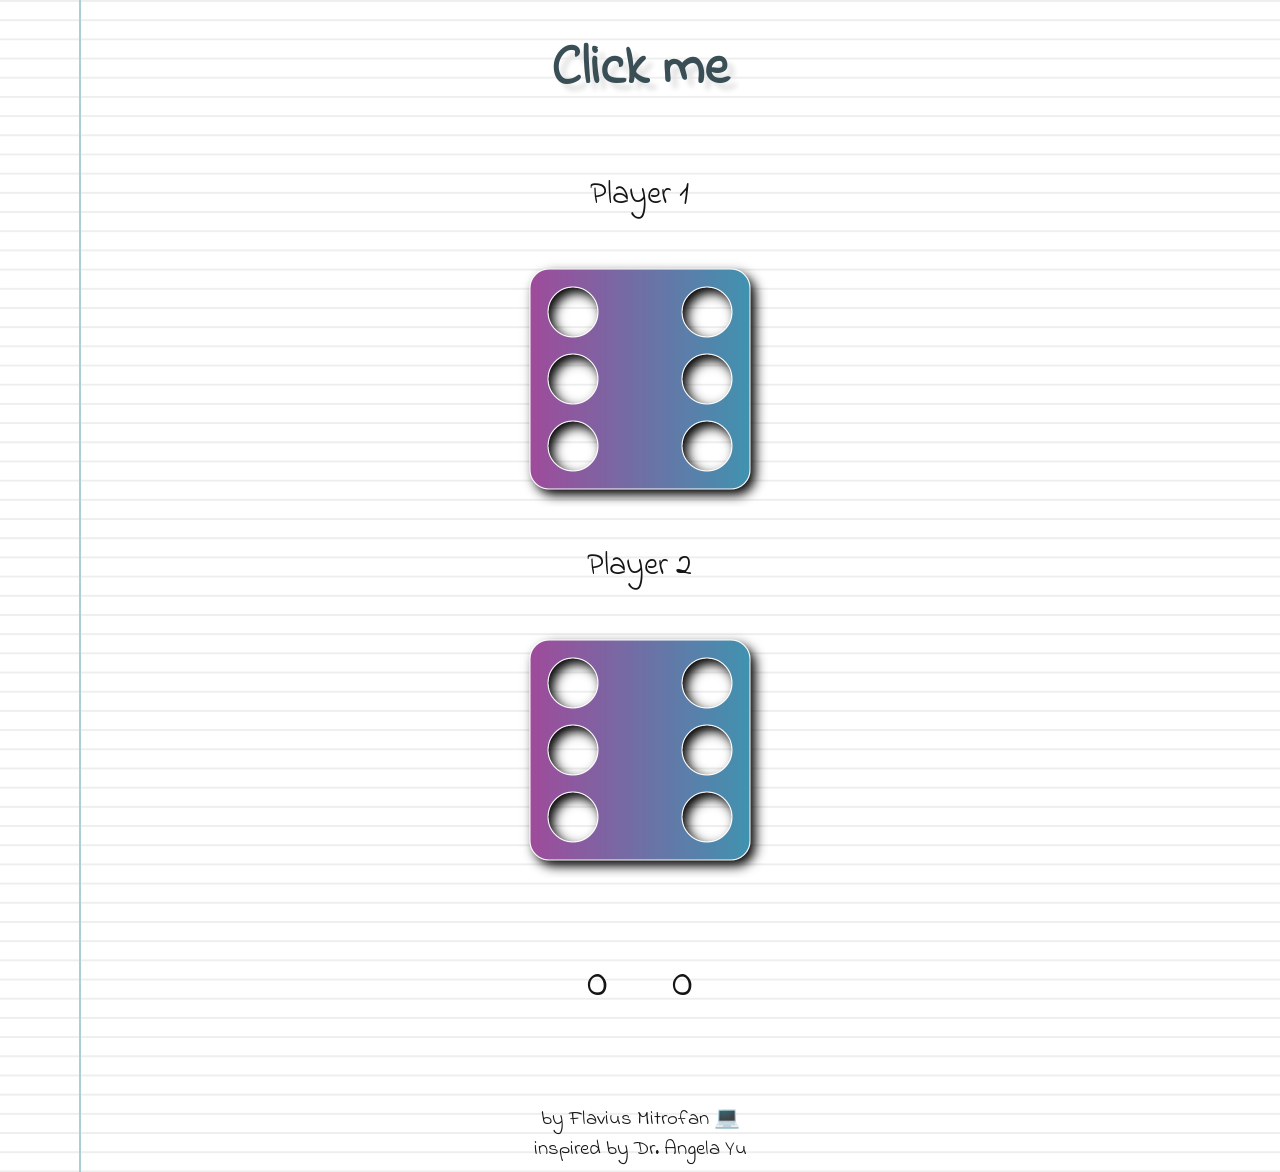
<file: index.html>
<!DOCTYPE html>
<html lang="en" dir="ltr">
  <head>
    <meta charset="utf-8">
    <title>Dice | MFF</title>
    <link rel="stylesheet" href="styles.css">
    <link href="https://fonts.googleapis.com/css?family=Indie+Flower|Lobster" rel="stylesheet">
    <script defer src="index.js"></script>
    <link rel="icon" type="image/x-icon" href="./images/favicon.ico?">

  </head>
  <body>

    <div class="container">
      <h1 id="refresher" onclick="clickMe()">Click me</h1>

      <div class="dice">
        <p>Player 1</p>
        <img id="img1" src="images/dice6.png">
      </div>

      <div class="dice">
        <p>Player 2</p>
        <img id="img2" src="images/dice6.png">
      </div>

      <br><br>

      <div class="player-score">
        <p id="score1">0</p>
      </div>

      <div class="player-score">
        <p id="score2">0</p>
      </div>

    </div>


  </body>

  <footer>
    by Flavius Mitrofan 💻<br>
    inspired by Dr. Angela Yu
  </footer>
</html>
</file>
<file: styles.css>
.container{
  text-align: center;
  width: 70%;
  margin: auto;
}

.dice{
  display: inline-block;
  text-align: center;
}

.player-score{
  display: inline-block;
  text-align: center;
  margin: 0px 30px;
  padding: 0;
}

.player-score p{
  font-size: 3rem;
}

body{
  background-color: #fff;
  background-image:
  linear-gradient(90deg, transparent 79px, #abced4 79px, #abced4 81px, transparent 81px),
  linear-gradient(#eee .1em, transparent .1em);
  background-size: 100% 1.2em;
}

h1{
  font-family: 'Indie Flower', 'Lobster', cursive;
  font-size: 3.4rem;
  color: #3a4e56;
  text-shadow: 7px 7px 5px #e3e3e3;
  margin: 30px;
}

h1:hover{
  cursor: pointer;
}

p{
  font-family: 'Indie Flower', cursive;
  font-size: 2rem;
  color: #151515;
}

img{
  width: 50%;
}

footer{
  text-align: center;
  font-family: 'Indie Flower', cursive;
  font-size: 1.3rem;
  color: #151515;
  margin-top: 3%;
}
</file>
